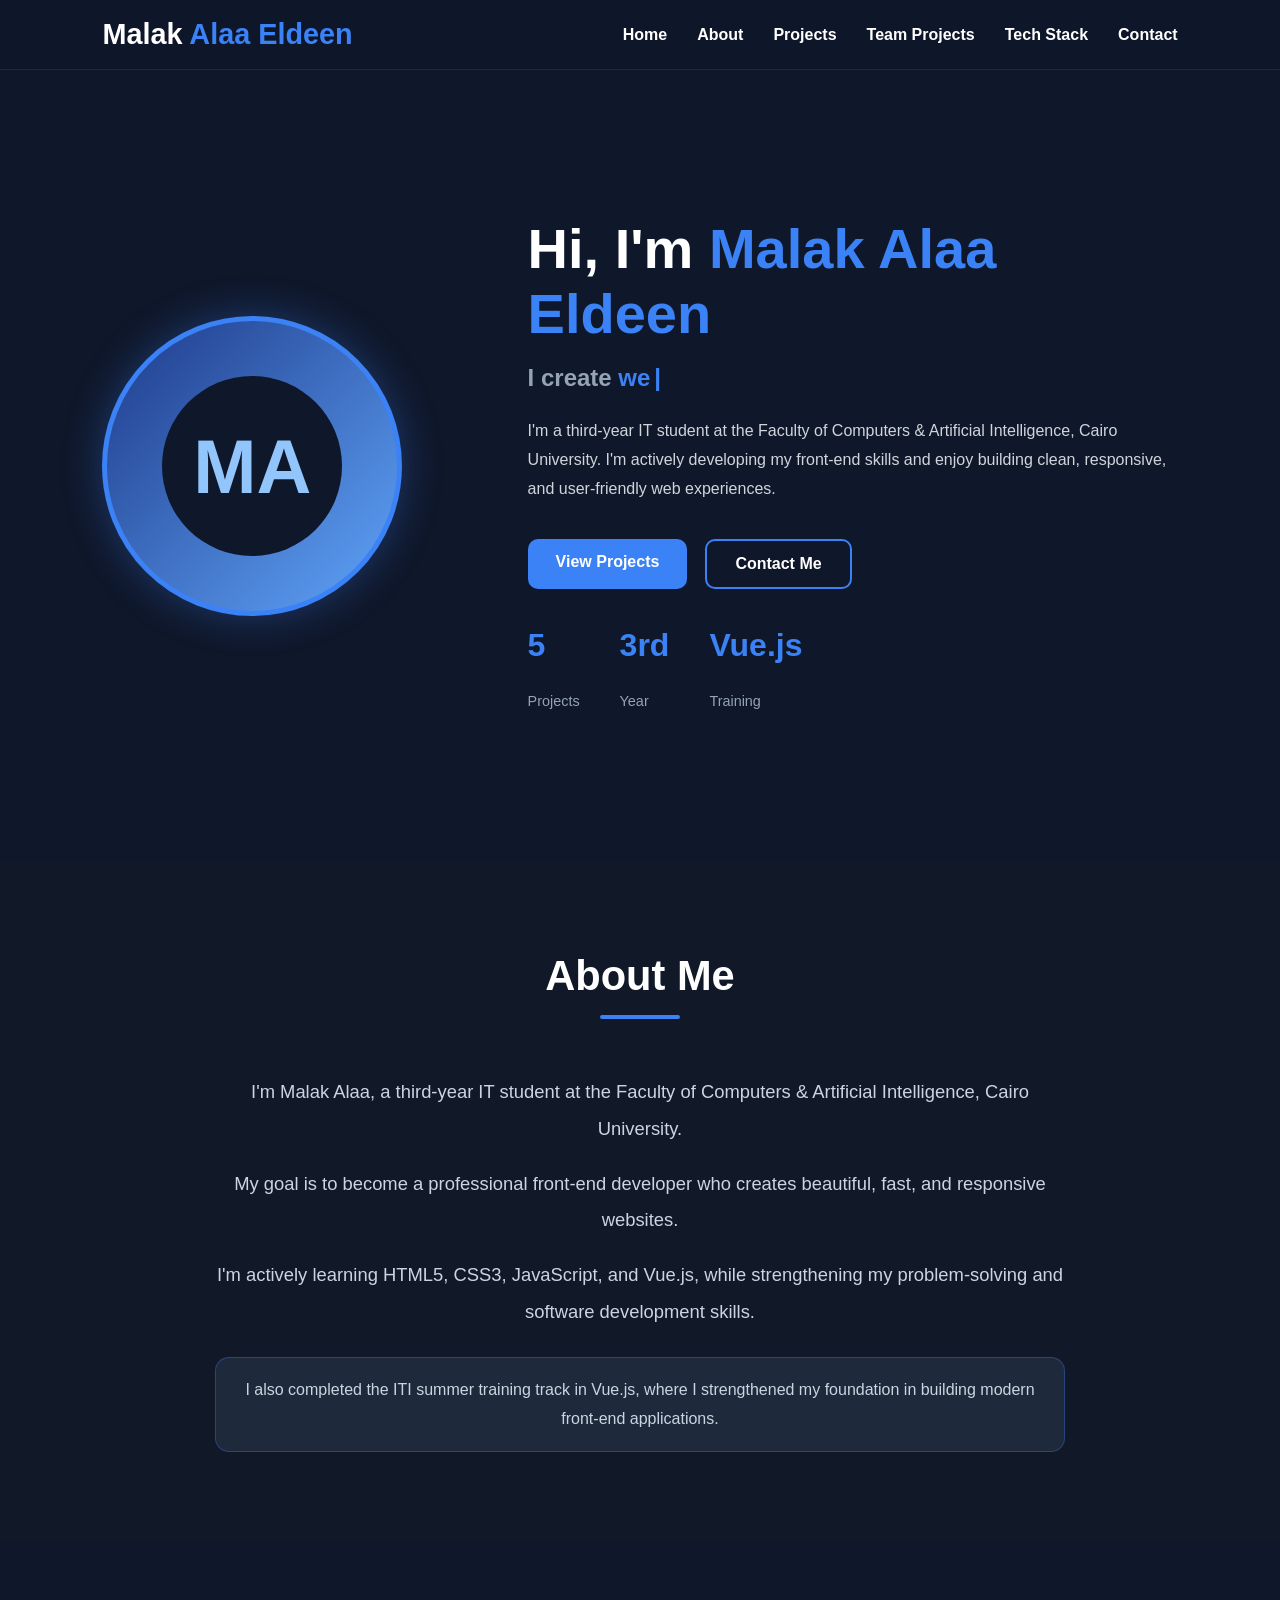
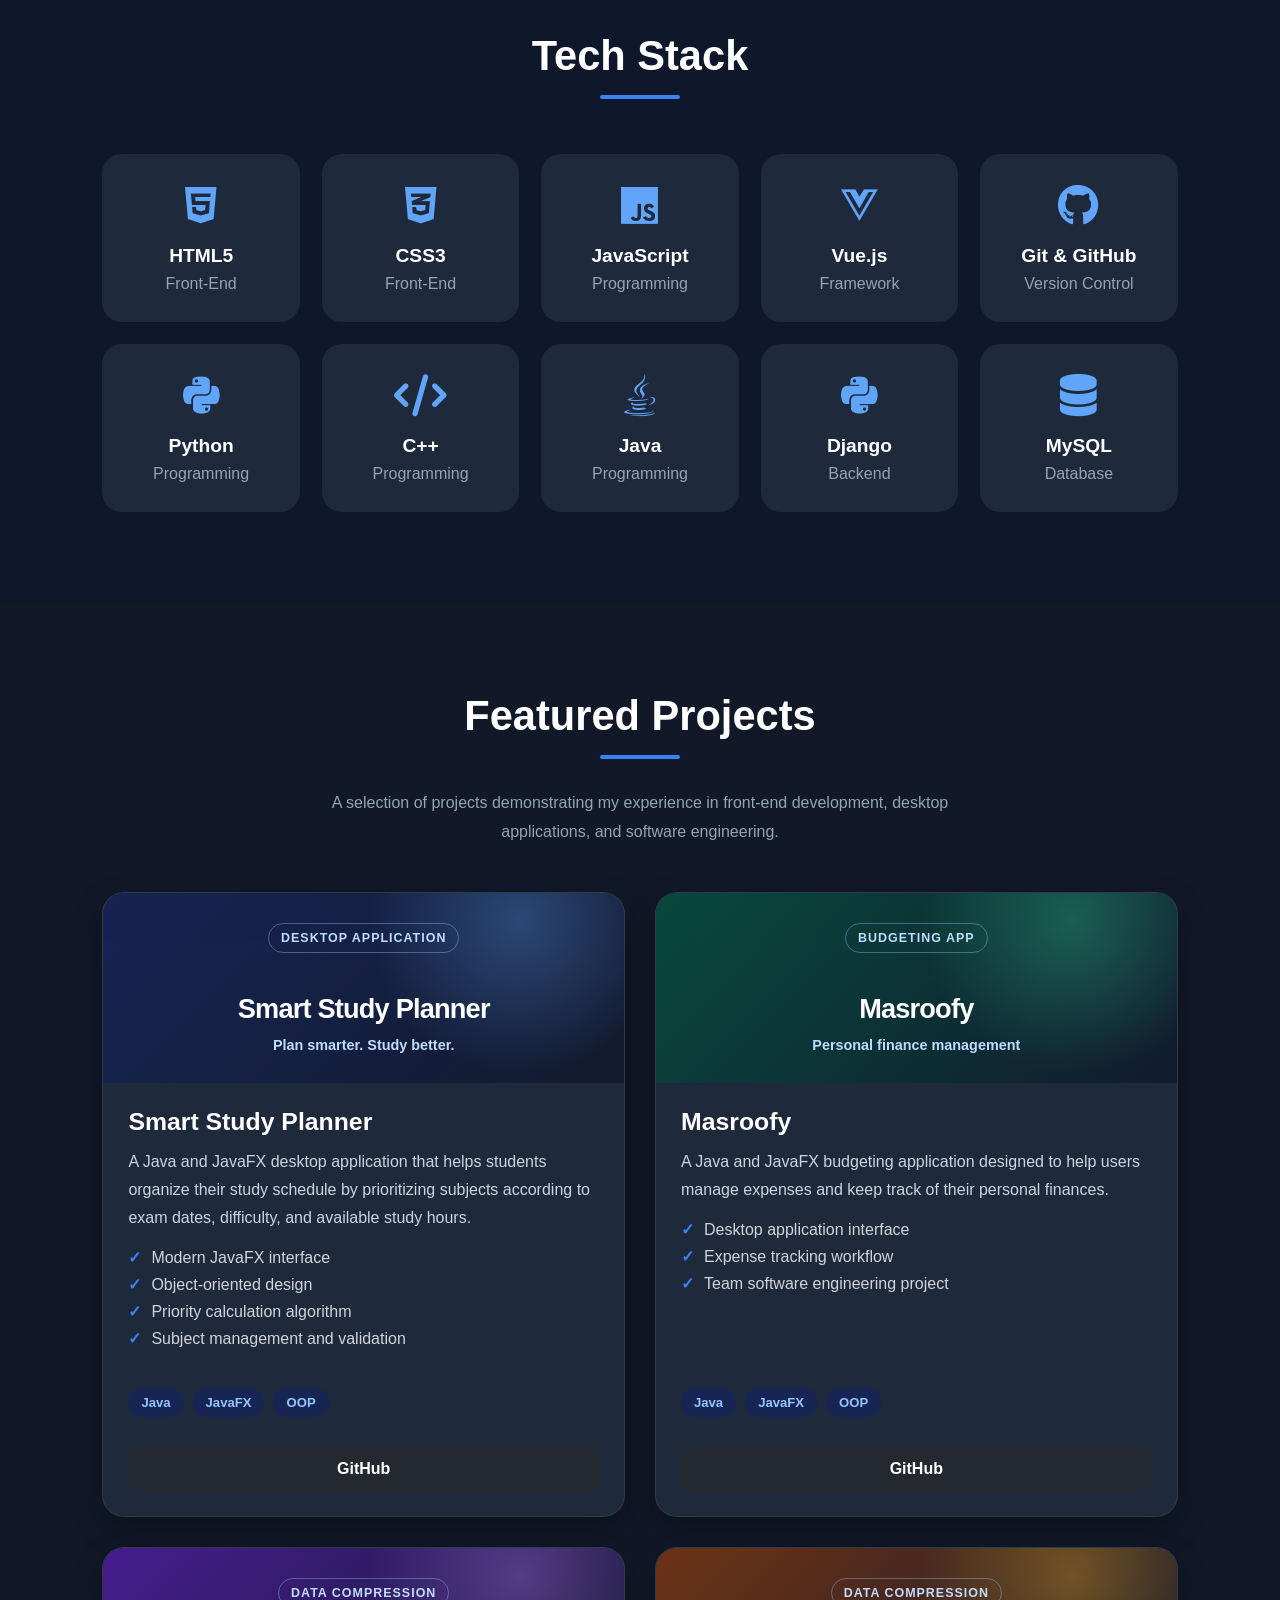
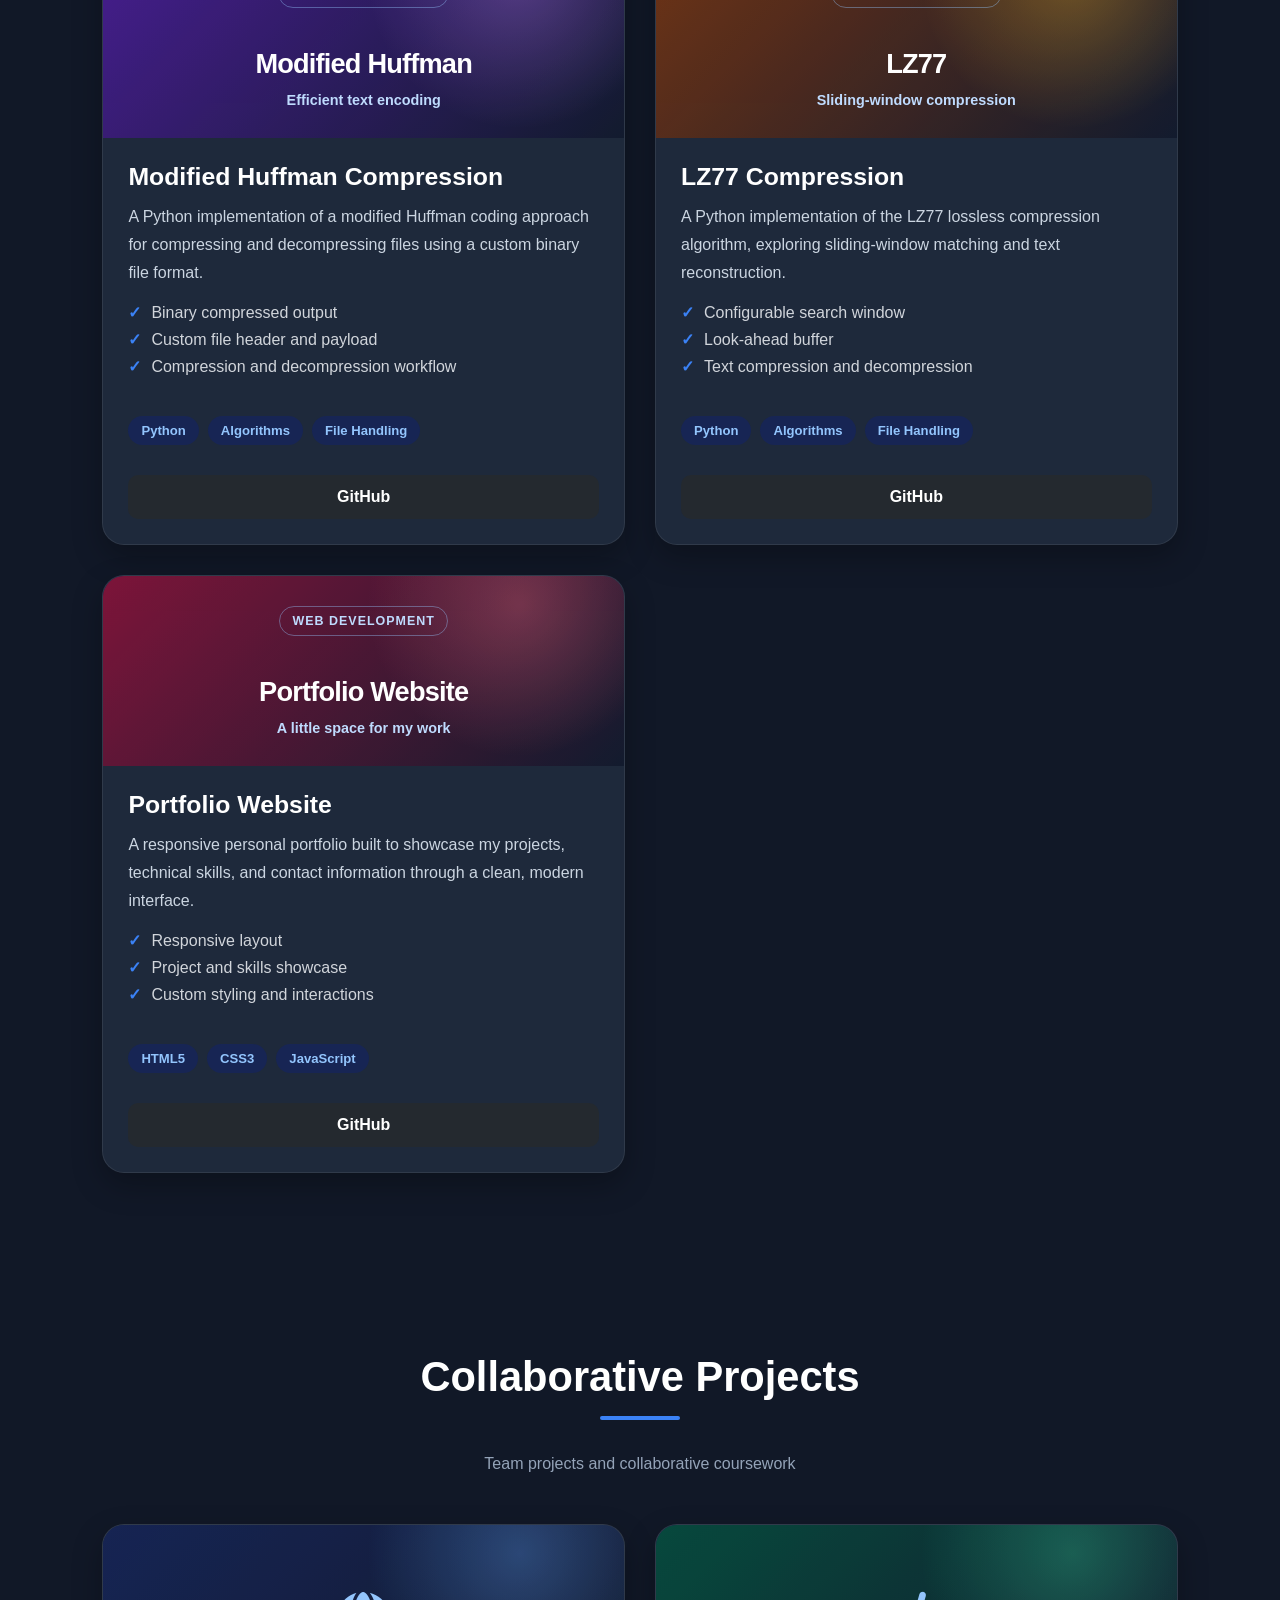
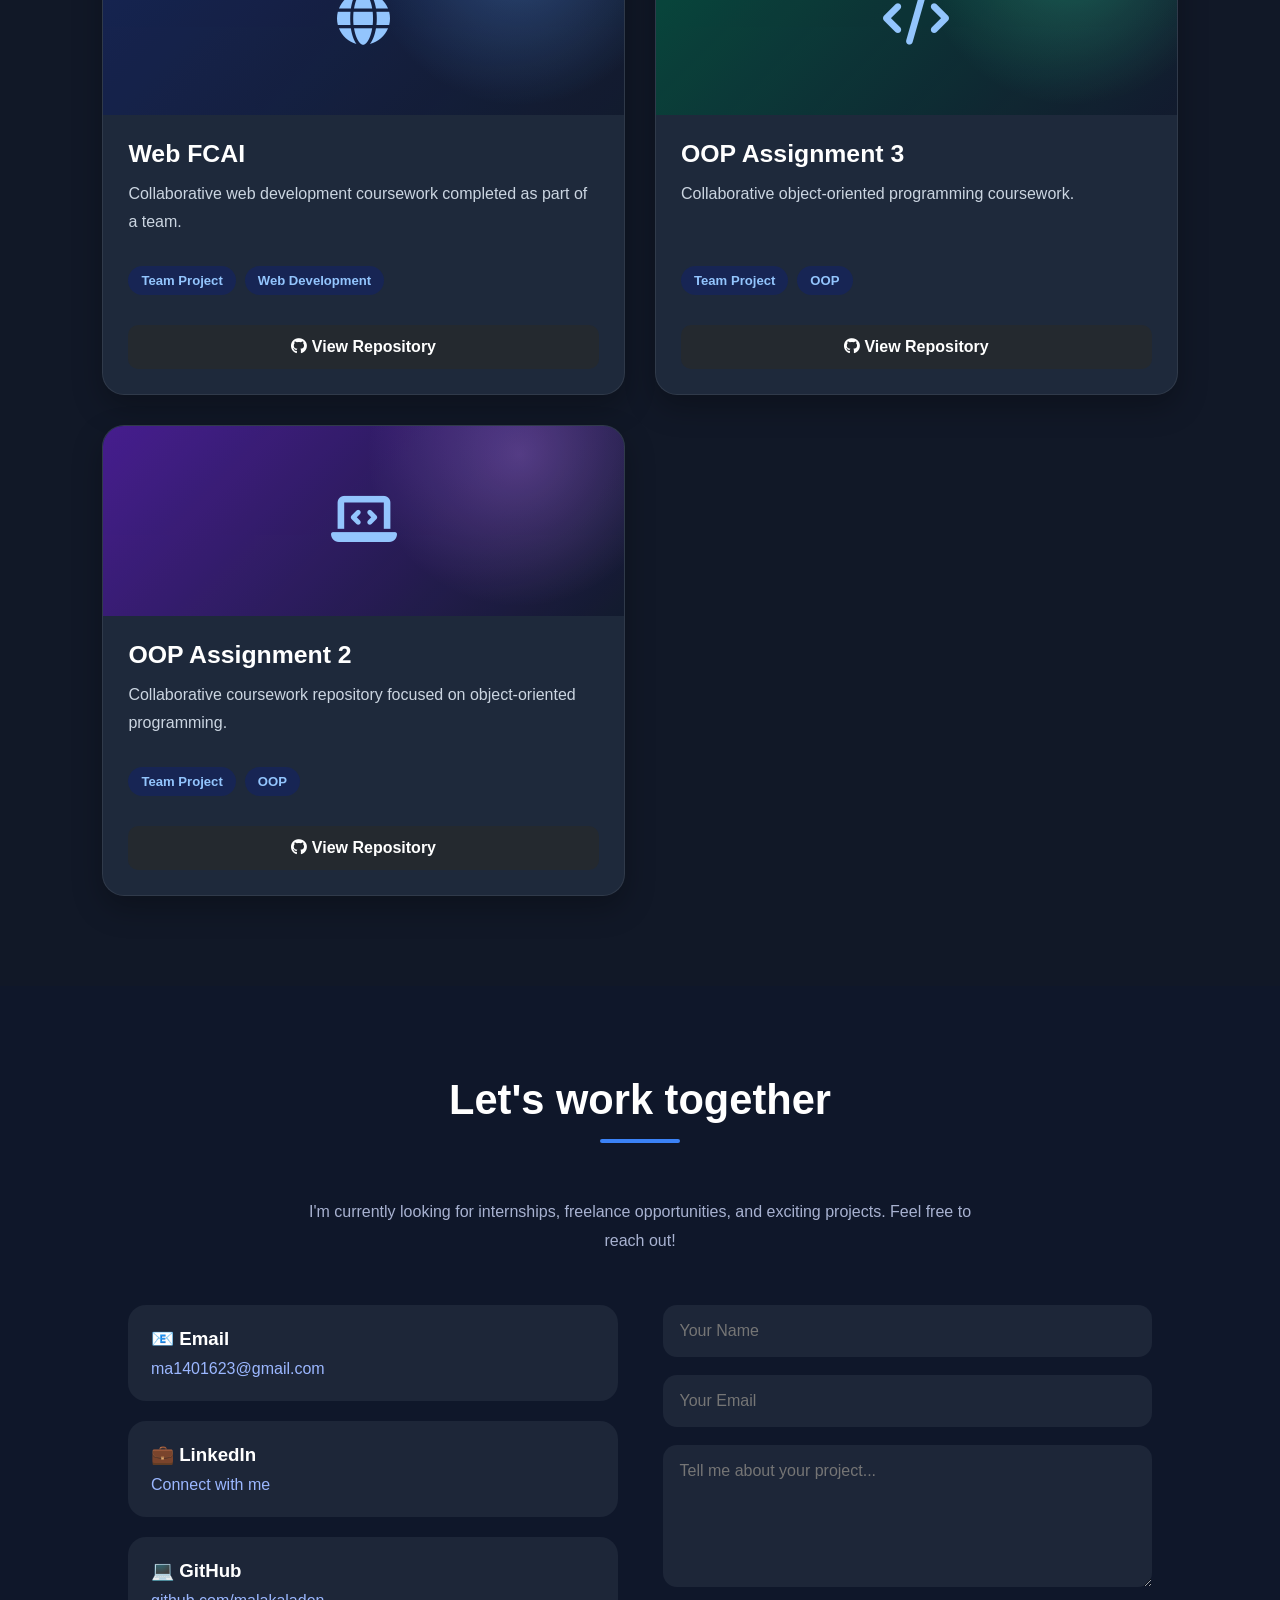
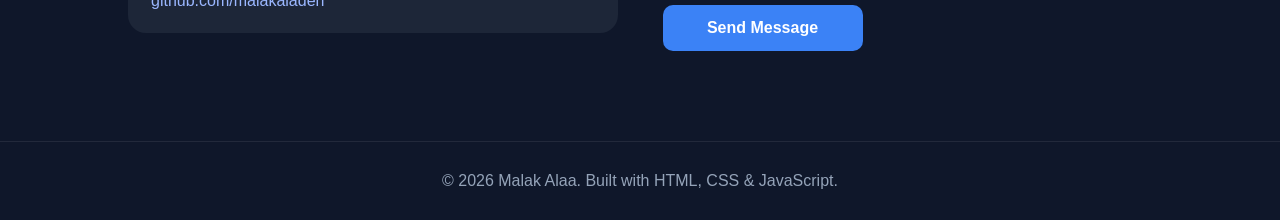
<file: index.html>
<!doctype html>
<html lang="en">
<head>
<meta charset="UTF-8"><meta name="viewport" content="width=device-width, initial-scale=1.0">
<title>Malak Alaa Eldeen | Front-End Developer</title>
<link
    rel="stylesheet"
    href="https://cdnjs.cloudflare.com/ajax/libs/font-awesome/6.5.2/css/all.min.css"
>
<style>
html{scroll-behavior:smooth}*{margin:0;padding:0;box-sizing:border-box;font-family:Arial,Helvetica,sans-serif}body{background:#0F172A;color:white}nav{position:sticky;top:0;z-index:10;display:flex;justify-content:space-between;align-items:center;padding:18px 8%;background:rgba(15,23,42,.94);backdrop-filter:blur(14px);border-bottom:1px solid rgba(255,255,255,.08)}nav ul{display:flex;gap:30px;list-style:none}nav a{color:white;text-decoration:none;font-weight:600;transition:.3s}nav a:hover{color:#3B82F6}.logo{font-size:1.8rem}.logo span,.hero h1 span{color:#3B82F6}.hero{min-height:88vh;display:flex;align-items:center;justify-content:center;padding:80px 8%}.hero-content{display:flex;justify-content:space-between;align-items:center;width:100%;max-width:1200px;gap:70px}.hero-image{width:300px;height:300px;flex:0 0 300px;border-radius:50%;display:grid;place-items:center;background:linear-gradient(135deg,#1e3a8a,#60a5fa);box-shadow:0 0 40px #3b82f655;border:5px solid #3B82F6}.avatar{width:180px;height:180px;border-radius:50%;display:grid;place-items:center;background:#0f172a;color:#93c5fd;font-size:76px;font-weight:bold}.hero-text{flex:1;max-width:650px}.hero h1{font-size:3.5rem;line-height:1.15;margin-bottom:18px}.hero h2{color:#94A3B8;margin-bottom:20px;font-size:1.5rem}.typing{color:#3B82F6;font-weight:700;display:inline-block;min-width:280px}.typing::after{content:"|";display:inline-block;margin-left:4px;animation:typing-cursor-blink .75s steps(1) infinite}@keyframes typing-cursor-blink{50%{opacity:0}}.hero-text p{margin-top:25px;line-height:1.8;color:#d1d5db}.buttons{margin-top:35px;display:flex;gap:18px;flex-wrap:wrap}.btn{display:inline-block;background:#3B82F6;color:white;padding:14px 28px;border-radius:10px;text-decoration:none;font-weight:600;transition:.3s}.btn:hover{background:#2563EB;transform:translateY(-4px)}.btn-outline{background:transparent;border:2px solid #3B82F6}.hero-stats{display:flex;gap:40px;margin-top:38px}.stat h3{color:#3B82F6;font-size:2rem;margin-bottom:5px}.stat p{color:#94A3B8;font-size:.9rem}.container{max-width:1200px;margin:auto}.about,.projects{padding:90px 8%;background:#111827}.skills{padding:90px 8%;background:#0f172a}.section-title{text-align:center;font-size:2.6rem;color:white;margin-bottom:55px}.section-title:after{content:"";width:80px;height:4px;background:#3B82F6;display:block;margin:15px auto 0;border-radius:10px}.about-text{max-width:850px;margin:auto}.about-text p{font-size:1.15rem;line-height:2;color:#cbd5e1;margin-bottom:18px;text-align:center}.skills-grid{display:grid;grid-template-columns:repeat(auto-fit,minmax(180px,1fr));gap:22px;margin-top:45px}.skill-card{background:#1e293b;padding:28px 20px;border-radius:20px;text-align:center;transition:.35s;border:1px solid transparent}.skill-card:hover{border-color:#3B82F6;transform:translateY(-9px);box-shadow:0 15px 35px #3b82f64d}.skill-icon{font-size:42px;color:#60a5fa;margin-bottom:14px}.skill-card h3{font-size:1.2rem;margin-bottom:8px}.skill-card p{color:#94A3B8}.section-subtitle{max-width:700px;margin:-25px auto 45px;text-align:center;color:#94a3b8;line-height:1.8}.projects-grid{display:grid;grid-template-columns:repeat(auto-fit,minmax(340px,1fr));gap:30px;margin-top:40px}.project-card{background:#1e293b;border-radius:22px;overflow:hidden;display:flex;flex-direction:column;transition:.35s;border:1px solid rgba(255,255,255,.08);box-shadow:0 12px 30px #0004}.project-card:hover{transform:translateY(-9px);border-color:#3B82F6;box-shadow:0 20px 45px #3b82f633}.project-image{height:185px;display:grid;place-items:center;background:linear-gradient(135deg,#172554,#334155);color:#93c5fd;font-size:3.3rem;font-weight:bold}.project-info{padding:25px;flex:1}.project-info h3{font-size:1.55rem;margin-bottom:12px}.project-info p{color:#cbd5e1;line-height:1.75;margin-bottom:16px}.project-features{list-style:none;margin-bottom:18px}.project-features li{margin-bottom:8px;color:#d1d5db}.project-features li:before{content:"✓";color:#3B82F6;font-weight:bold;margin-right:10px}.tech-tags{display:flex;flex-wrap:wrap;gap:9px;margin:18px 0 5px}.tech-tags span{background:#172554;color:#93c5fd;padding:7px 13px;border-radius:999px;font-size:.82rem;font-weight:600}.project-buttons{display:flex;padding:0 25px 25px}.project-btn{flex:1;text-align:center;padding:13px;border-radius:10px;color:white;text-decoration:none;font-weight:600;background:#24292f;transition:.3s}.project-btn:hover{background:#111827}.contact{padding:90px 10%}.contact-text{text-align:center;max-width:700px;margin:20px auto 50px;color:#a8b2d1;line-height:1.8}.contact-container{display:grid;grid-template-columns:1fr 1fr;gap:45px}.contact-info{display:flex;flex-direction:column;gap:20px}.contact-card{background:#1d2638;padding:23px;border-radius:18px}.contact-card h3{margin-bottom:10px}.contact-card a{color:#9bb7ff;text-decoration:none}.contact-form{display:flex;flex-direction:column;gap:18px}.contact-form input,.contact-form textarea{background:#1d2638;border:0;border-radius:14px;padding:17px;color:white;font-size:16px}.contact-form button{border:0;cursor:pointer;font-size:16px;width:200px}footer{text-align:center;padding:30px;color:#94A3B8;border-top:1px solid rgba(255,255,255,.08)}
@media(max-width:850px){nav{align-items:flex-start;gap:15px;flex-direction:column}nav ul{gap:16px;flex-wrap:wrap}.hero{padding:65px 7%}.hero-content{flex-direction:column;text-align:center}.hero-image{width:220px;height:220px;flex-basis:220px}.avatar{width:135px;height:135px;font-size:56px}.hero h1{font-size:2.5rem}.buttons,.hero-stats{justify-content:center}.contact-container{grid-template-columns:1fr}.projects-grid{grid-template-columns:1fr}}
</style>
<style>
.project-image{position:relative;overflow:hidden;text-align:left;padding:28px;isolation:isolate;min-height:190px}
.project-image:before{content:"";position:absolute;inset:0;z-index:-1;opacity:.9;background:radial-gradient(circle at 80% 15%,#60a5fa55,transparent 34%),linear-gradient(135deg,#172554,#0f172a)}
.project-image .art-label{display:inline-block;padding:7px 12px;border:1px solid #93c5fd66;border-radius:999px;color:#bfdbfe;font-size:.78rem;letter-spacing:.08em;text-transform:uppercase}
.project-image strong{display:block;margin-top:35px;font-size:1.7rem;letter-spacing:-.03em;color:#fff}
.project-image small{display:block;margin-top:7px;color:#bfdbfe;font-size:.9rem}
.project-card:nth-child(2) .project-image:before{background:radial-gradient(circle at 80% 15%,#34d39955,transparent 34%),linear-gradient(135deg,#064e3b,#0f172a)}
.project-card:nth-child(3) .project-image:before{background:radial-gradient(circle at 80% 15%,#c084fc55,transparent 34%),linear-gradient(135deg,#4c1d95,#0f172a)}
.project-card:nth-child(4) .project-image:before{background:radial-gradient(circle at 80% 15%,#fbbf2455,transparent 34%),linear-gradient(135deg,#78350f,#0f172a)}
.project-card:nth-child(5) .project-image:before{background:radial-gradient(circle at 80% 15%,#fb718555,transparent 34%),linear-gradient(135deg,#881337,#0f172a)}
.project-card{min-height:100%}.project-info{display:flex;flex-direction:column}.project-info .tech-tags{margin-top:auto;padding-top:14px}
.about-note{margin:26px auto 0;max-width:850px;padding:18px 22px;border:1px solid #3b82f655;border-radius:14px;background:#1e293b;color:#cbd5e1;line-height:1.8;text-align:center}
@media(max-width:600px){.project-image{min-height:165px}.project-image strong{font-size:1.45rem}.project-info{padding:21px}}
</style>
</head>
<body>
<header><nav><h2 class="logo">Malak <span>Alaa Eldeen</span></h2><ul><li><a href="#home">Home</a></li><li><a href="#about">About</a></li><li><a href="#projects">Projects</a></li><li><a href="#team-projects">Team Projects</a></li><li><a href="#skills">Tech Stack</a></li><li><a href="#contact">Contact</a></li></ul></nav></header>
<section id="home" class="hero"><div class="hero-content"><div class="hero-image"><div class="avatar">MA</div></div><div class="hero-text"><h1>Hi, I'm <span>Malak Alaa Eldeen</span></h1><h2>I create <span class="typing" id="typing-text">web experiences.</span></h2><p>I'm a third-year IT student at the Faculty of Computers & Artificial Intelligence, Cairo University. I'm actively developing my front-end skills and enjoy building clean, responsive, and user-friendly web experiences.</p><div class="buttons"><a href="#projects" class="btn">View Projects</a><a href="#contact" class="btn btn-outline">Contact Me</a></div><div class="hero-stats"><div class="stat"><h3>5</h3><p>Projects</p></div><div class="stat"><h3>3rd</h3><p>Year</p></div><div class="stat"><h3>Vue.js</h3><p>Training</p></div></div></div></div></section>
<section id="about" class="about"><div class="container"><h2 class="section-title">About Me</h2><div class="about-text"><p>I'm Malak Alaa, a third-year IT student at the Faculty of Computers & Artificial Intelligence, Cairo University.</p><p>My goal is to become a professional front-end developer who creates beautiful, fast, and responsive websites.</p><p>I'm actively learning HTML5, CSS3, JavaScript, and Vue.js, while strengthening my problem-solving and software development skills.</p></div><div class="about-note">I also completed the ITI summer training track in Vue.js, where I strengthened my foundation in building modern front-end applications.</div></div></section>
<section id="skills" class="skills"><div class="container"><h2 class="section-title">Tech Stack</h2><div class="skills-grid">

    <div class="skill-card">
        <div class="skill-icon html-icon">
            <i class="fa-brands fa-html5"></i>
        </div>
        <h3>HTML5</h3>
        <p>Front-End</p>
    </div>

    <div class="skill-card">
        <div class="skill-icon css-icon">
            <i class="fa-brands fa-css3-alt"></i>
        </div>
        <h3>CSS3</h3>
        <p>Front-End</p>
    </div>

    <div class="skill-card">
        <div class="skill-icon js-icon">
            <i class="fa-brands fa-js"></i>
        </div>
        <h3>JavaScript</h3>
        <p>Programming</p>
    </div>

    <div class="skill-card">
        <div class="skill-icon vue-icon">
            <i class="fa-brands fa-vuejs"></i>
        </div>
        <h3>Vue.js</h3>
        <p>Framework</p>
    </div>

    <div class="skill-card">
        <div class="skill-icon git-icon">
            <i class="fa-brands fa-github"></i>
        </div>
        <h3>Git & GitHub</h3>
        <p>Version Control</p>
    </div>

    <div class="skill-card">
        <div class="skill-icon python-icon">
            <i class="fa-brands fa-python"></i>
        </div>
        <h3>Python</h3>
        <p>Programming</p>
    </div>

    <div class="skill-card">
        <div class="skill-icon cpp-icon">
            <i class="fa-solid fa-code"></i>
        </div>
        <h3>C++</h3>
        <p>Programming</p>
    </div>

    <div class="skill-card">
        <div class="skill-icon java-icon">
            <i class="fa-brands fa-java"></i>
        </div>
        <h3>Java</h3>
        <p>Programming</p>
    </div>

    <div class="skill-card">
        <div class="skill-icon django-icon">
            <i class="fa-brands fa-python"></i>
        </div>
        <h3>Django</h3>
        <p>Backend</p>
    </div>

    <div class="skill-card">
        <div class="skill-icon sql-icon">
            <i class="fa-solid fa-database"></i>
        </div>
        <h3>MySQL</h3>
        <p>Database</p>
    </div>

</div></div></section>
<section id="projects" class="projects"><div class="container"><h2 class="section-title">Featured Projects</h2><p class="section-subtitle">A selection of projects demonstrating my experience in front-end development, desktop applications, and software engineering.</p><div class="projects-grid">
<div class="project-card"><div class="project-image"><span class="art-label">Desktop application</span><strong>Smart Study Planner</strong><small>Plan smarter. Study better.</small></div><div class="project-info"><h3>Smart Study Planner</h3><p>A Java and JavaFX desktop application that helps students organize their study schedule by prioritizing subjects according to exam dates, difficulty, and available study hours.</p><ul class="project-features"><li>Modern JavaFX interface</li><li>Object-oriented design</li><li>Priority calculation algorithm</li><li>Subject management and validation</li></ul><div class="tech-tags"><span>Java</span><span>JavaFX</span><span>OOP</span></div></div><div class="project-buttons"><a class="project-btn" href="https://github.com/malakaladen/Study-planner" target="_blank" rel="noopener noreferrer">GitHub</a></div></div>
<div class="project-card"><div class="project-image"><span class="art-label">Budgeting app</span><strong>Masroofy</strong><small>Personal finance management</small></div><div class="project-info"><h3>Masroofy</h3><p>A Java and JavaFX budgeting application designed to help users manage expenses and keep track of their personal finances.</p><ul class="project-features"><li>Desktop application interface</li><li>Expense tracking workflow</li><li>Team software engineering project</li></ul><div class="tech-tags"><span>Java</span><span>JavaFX</span><span>OOP</span></div></div><div class="project-buttons"><a class="project-btn" href="https://github.com/ROMA-129/Masroofy" target="_blank" rel="noopener noreferrer">GitHub</a></div></div>
<div class="project-card"><div class="project-image"><span class="art-label">Data compression</span><strong>Modified Huffman</strong><small>Efficient text encoding</small></div><div class="project-info"><h3>Modified Huffman Compression</h3><p>A Python implementation of a modified Huffman coding approach for compressing and decompressing files using a custom binary file format.</p><ul class="project-features"><li>Binary compressed output</li><li>Custom file header and payload</li><li>Compression and decompression workflow</li></ul><div class="tech-tags"><span>Python</span><span>Algorithms</span><span>File Handling</span></div></div><div class="project-buttons"><a class="project-btn" href="https://github.com/malakaladen/ModifiedHuffman" target="_blank" rel="noopener noreferrer">GitHub</a></div></div>
<div class="project-card"><div class="project-image"><span class="art-label">Data compression</span><strong>LZ77</strong><small>Sliding-window compression</small></div><div class="project-info"><h3>LZ77 Compression</h3><p>A Python implementation of the LZ77 lossless compression algorithm, exploring sliding-window matching and text reconstruction.</p><ul class="project-features"><li>Configurable search window</li><li>Look-ahead buffer</li><li>Text compression and decompression</li></ul><div class="tech-tags"><span>Python</span><span>Algorithms</span><span>File Handling</span></div></div><div class="project-buttons"><a class="project-btn" href="https://github.com/malakaladen/Lz-77_Implementaion" target="_blank" rel="noopener noreferrer">GitHub</a></div></div>
<div class="project-card"><div class="project-image"><span class="art-label">Web development</span><strong>Portfolio Website</strong><small>A little space for my work</small></div><div class="project-info"><h3>Portfolio Website</h3><p>A responsive personal portfolio built to showcase my projects, technical skills, and contact information through a clean, modern interface.</p><ul class="project-features"><li>Responsive layout</li><li>Project and skills showcase</li><li>Custom styling and interactions</li></ul><div class="tech-tags"><span>HTML5</span><span>CSS3</span><span>JavaScript</span></div></div><div class="project-buttons"><a class="project-btn" href="https://github.com/malakaladen/portfolio_website" target="_blank" rel="noopener noreferrer">GitHub</a></div></div>
</div></div></section>
<!-- Collaborative Projects -->
<section id="team-projects" class="projects">

    <div class="container">

        <h2 class="section-title">Collaborative Projects</h2>

        <p class="section-subtitle">
            Team projects and collaborative coursework
        </p>

        <div class="projects-grid">

            <!-- Web FCAI -->
            <div class="project-card">

                <div class="project-image">
                    <i class="fa-solid fa-globe"></i>
                </div>

                <div class="project-info">

                    <h3>Web FCAI</h3>

                    <p>
                        Collaborative web development coursework
                        completed as part of a team.
                    </p>

                    <div class="tech-tags">
                        <span>Team Project</span>
                        <span>Web Development</span>
                    </div>

                </div>

                <div class="project-buttons">
                    <a class="project-btn"
                       href="https://github.com/MohamedRamy2006/Web-FCAI"
                       target="_blank"
                       rel="noopener noreferrer">
                        <i class="fa-brands fa-github"></i> View Repository
                    </a>
                </div>

            </div>

            <!-- OOP Assignment 3 -->
            <div class="project-card">

                <div class="project-image">
                    <i class="fa-solid fa-code"></i>
                </div>

                <div class="project-info">

                    <h3>OOP Assignment 3</h3>

                    <p>
                        Collaborative object-oriented programming
                        coursework.
                    </p>

                    <div class="tech-tags">
                        <span>Team Project</span>
                        <span>OOP</span>
                    </div>

                </div>

                <div class="project-buttons">
                    <a class="project-btn"
                       href="https://github.com/bavly00programmer/OOP_Assignment3"
                       target="_blank"
                       rel="noopener noreferrer">
                        <i class="fa-brands fa-github"></i> View Repository
                    </a>
                </div>

            </div>

            <!-- OOP Assignment 2 -->
            <div class="project-card">

                <div class="project-image">
                    <i class="fa-solid fa-laptop-code"></i>
                </div>

                <div class="project-info">

                    <h3>OOP Assignment 2</h3>

                    <p>
                        Collaborative coursework repository
                        focused on object-oriented programming.
                    </p>

                    <div class="tech-tags">
                        <span>Team Project</span>
                        <span>OOP</span>
                    </div>

                </div>

                <div class="project-buttons">
                    <a class="project-btn"
                       href="https://github.com/ahmedadelsayah/A2_OOP"
                       target="_blank"
                       rel="noopener noreferrer">
                        <i class="fa-brands fa-github"></i> View Repository
                    </a>
                </div>

            </div>

        </div>
    </div>

</section><section id="contact" class="contact"><h2 class="section-title">Let's work together</h2><p class="contact-text">I'm currently looking for internships, freelance opportunities, and exciting projects. Feel free to reach out!</p><div class="contact-container"><div class="contact-info"><div class="contact-card"><h3>📧 Email</h3><a href="mailto:ma1401623@gmail.com">ma1401623@gmail.com</a></div><div class="contact-card"><h3>💼 LinkedIn</h3><a href="https://www.linkedin.com/in/malak-alaa-806b21341/" target="_blank">Connect with me</a></div><div class="contact-card"><h3>💻 GitHub</h3><a href="https://github.com/malakaladen" target="_blank">github.com/malakaladen</a></div></div><form class="contact-form"><input placeholder="Your Name" required><input type="email" placeholder="Your Email" required><textarea placeholder="Tell me about your project..." rows="6" required></textarea><button class="btn" type="button">Send Message</button></form></div></section>
<footer><p>© 2026 Malak Alaa. Built with HTML, CSS & JavaScript.</p></footer>
<script src="js/script.js"></script>
</body></html>
</file>
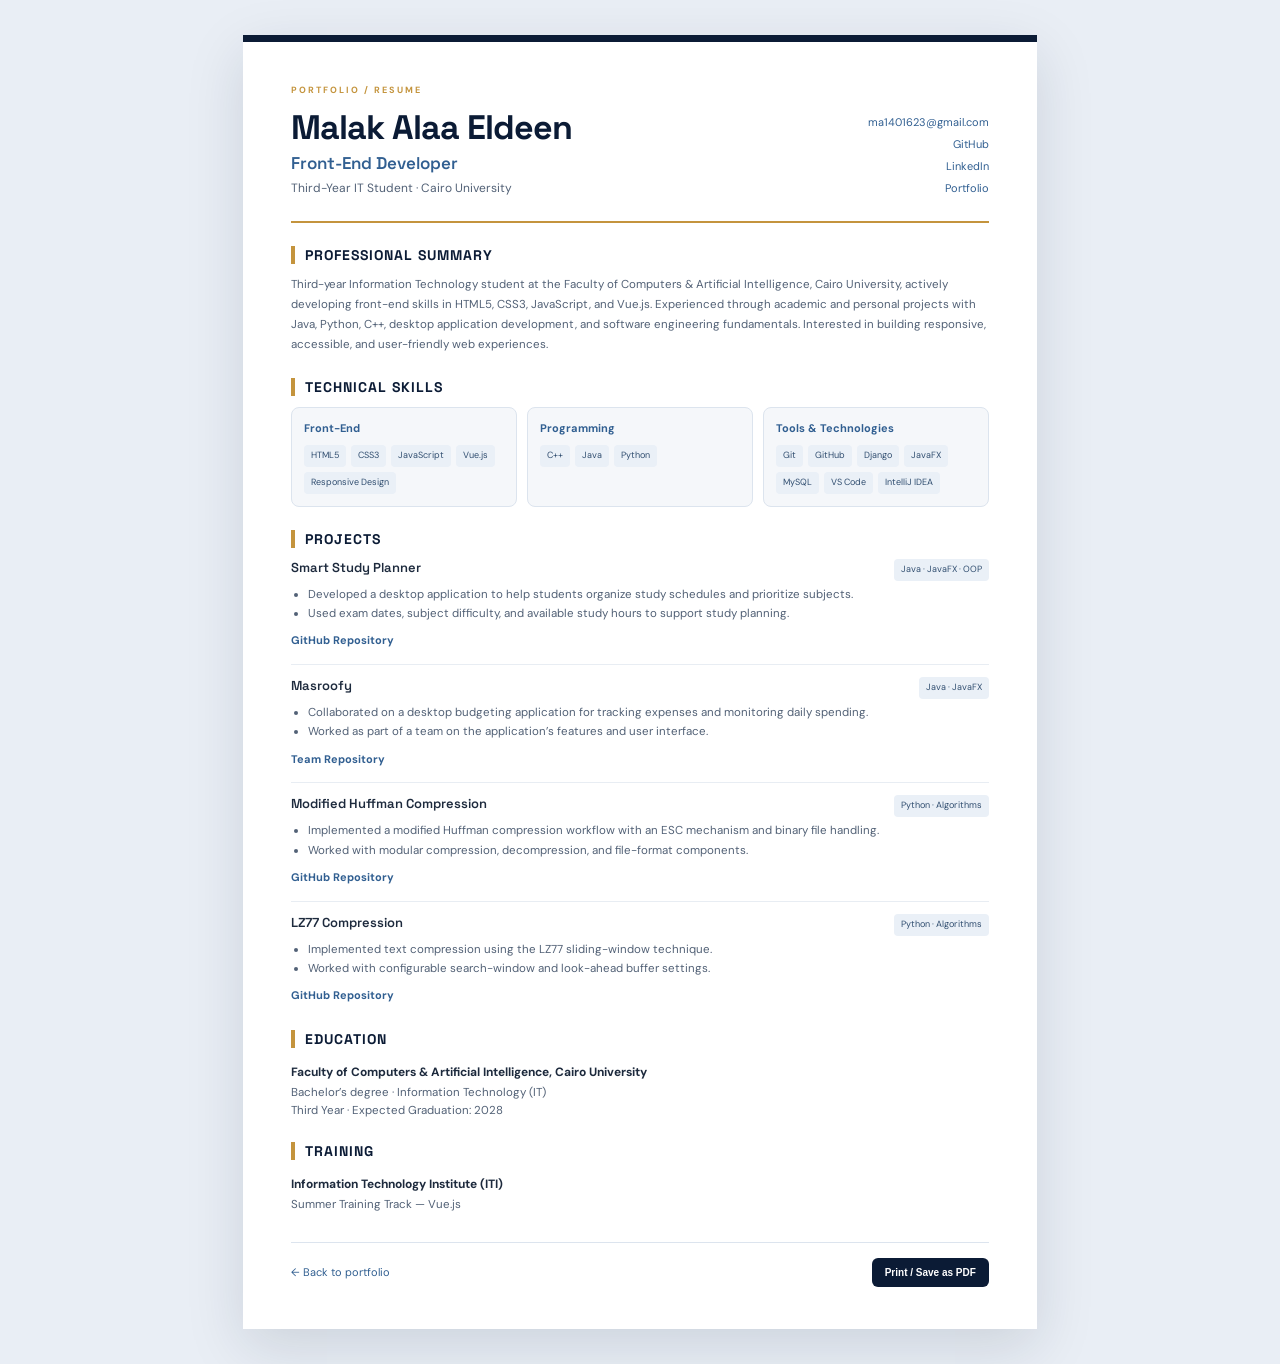
<file: resume.html>
<!doctype html>
<html lang="en">
<head>
  <meta charset="UTF-8" />
  <meta name="viewport" content="width=device-width, initial-scale=1.0" />
  <meta name="description" content="Resume of Malak Alaa Eldeen, third-year IT student and aspiring Front-End Developer." />
  <title>Malak Alaa Eldeen | Resume</title>
  <link rel="preconnect" href="https://fonts.googleapis.com" />
  <link rel="preconnect" href="https://fonts.gstatic.com" crossorigin />
  <link href="https://fonts.googleapis.com/css2?family=DM+Sans:wght@400;500;600;700&family=Space+Grotesk:wght@500;600;700&display=swap" rel="stylesheet" />
  <link rel="stylesheet" href="css/resume.css" />
</head>
<body>
  <main class="resume">
    <header class="resume-header">
      <div><p class="eyebrow">PORTFOLIO / RESUME</p><h1>Malak Alaa Eldeen</h1><h2>Front-End Developer</h2><p class="location">Third-Year IT Student · Cairo University</p></div>
      <div class="contact">
        <a href="mailto:ma1401623@gmail.com">ma1401623@gmail.com</a>
        <a href="https://github.com/malakaladen" target="_blank" rel="noopener noreferrer">GitHub</a>
        <a href="https://www.linkedin.com/in/malak-alaa-806b21341/" target="_blank" rel="noopener noreferrer">LinkedIn</a>
        <a href="index.html">Portfolio</a>
      </div>
    </header>

    <section class="summary"><h3>Professional Summary</h3><p>Third-year Information Technology student at the Faculty of Computers & Artificial Intelligence, Cairo University, actively developing front-end skills in HTML5, CSS3, JavaScript, and Vue.js. Experienced through academic and personal projects with Java, Python, C++, desktop application development, and software engineering fundamentals. Interested in building responsive, accessible, and user-friendly web experiences.</p></section>

    <section><h3>Technical Skills</h3><div class="skills">
      <div class="skill-category"><h4>Front-End</h4><div class="badges"><span>HTML5</span><span>CSS3</span><span>JavaScript</span><span>Vue.js</span><span>Responsive Design</span></div></div>
      <div class="skill-category"><h4>Programming</h4><div class="badges"><span>C++</span><span>Java</span><span>Python</span></div></div>
      <div class="skill-category"><h4>Tools & Technologies</h4><div class="badges"><span>Git</span><span>GitHub</span><span>Django</span><span>JavaFX</span><span>MySQL</span><span>VS Code</span><span>IntelliJ IDEA</span></div></div>
    </div></section>

    <section><h3>Projects</h3>
      <article class="project"><div class="project-heading"><h4>Smart Study Planner</h4><span>Java · JavaFX · OOP</span></div><ul><li>Developed a desktop application to help students organize study schedules and prioritize subjects.</li><li>Used exam dates, subject difficulty, and available study hours to support study planning.</li></ul><a href="https://github.com/malakaladen/Study-planner">GitHub Repository</a></article>
      <article class="project"><div class="project-heading"><h4>Masroofy</h4><span>Java · JavaFX</span></div><ul><li>Collaborated on a desktop budgeting application for tracking expenses and monitoring daily spending.</li><li>Worked as part of a team on the application’s features and user interface.</li></ul><a href="https://github.com/ROMA-129/Masroofy">Team Repository</a></article>
      <article class="project"><div class="project-heading"><h4>Modified Huffman Compression</h4><span>Python · Algorithms</span></div><ul><li>Implemented a modified Huffman compression workflow with an ESC mechanism and binary file handling.</li><li>Worked with modular compression, decompression, and file-format components.</li></ul><a href="https://github.com/malakaladen/ModifiedHuffman">GitHub Repository</a></article>
      <article class="project"><div class="project-heading"><h4>LZ77 Compression</h4><span>Python · Algorithms</span></div><ul><li>Implemented text compression using the LZ77 sliding-window technique.</li><li>Worked with configurable search-window and look-ahead buffer settings.</li></ul><a href="https://github.com/malakaladen/Lz-77_Implementaion">GitHub Repository</a></article>
    </section>

    <section><h3>Education</h3><div class="education"><strong>Faculty of Computers & Artificial Intelligence, Cairo University</strong><p>Bachelor’s degree · Information Technology (IT)</p><p>Third Year · Expected Graduation: 2028</p></div></section>
    <section><h3>Training</h3><div class="education"><strong>Information Technology Institute (ITI)</strong><p>Summer Training Track — Vue.js</p></div></section>
    <footer><a href="index.html">← Back to portfolio</a><button type="button" onclick="window.print()">Print / Save as PDF</button></footer>
  </main>
</body>
</html>
</file>
<file: css/resume.css>
:root{--navy:#0b1b35;--blue:#315f91;--gold:#c4943d;--ink:#1d2a3d;--muted:#526176;--line:#dce4ee}
*{box-sizing:border-box;margin:0;padding:0}
body{font-family:'DM Sans',sans-serif;background:#e9eef5;color:var(--ink);padding:35px 18px;line-height:1.55}
.resume{width:min(210mm,100%);min-height:297mm;margin:auto;background:#fff;padding:42px 48px;box-shadow:0 18px 55px rgba(12,31,57,.13);border-top:7px solid var(--navy)}
.resume-header{display:flex;justify-content:space-between;align-items:flex-end;gap:25px;padding-bottom:23px;border-bottom:2px solid var(--gold)}
.eyebrow{font-size:9px;font-weight:700;letter-spacing:2px;color:var(--gold);margin-bottom:8px}
h1{font:700 34px 'Space Grotesk',sans-serif;letter-spacing:-1px;color:var(--navy)}
.resume-header h2{font:600 17px 'Space Grotesk',sans-serif;color:var(--blue);margin-top:3px}
.location{font-size:12px;color:var(--muted);margin-top:5px}
.contact{display:grid;gap:5px;text-align:right}.contact a,.project a,footer a{font-size:11px;color:var(--blue);text-decoration:none}.contact a:hover,.project a:hover,footer a:hover{text-decoration:underline}
section{margin-top:23px;break-inside:avoid}
section h3{font:700 14px 'Space Grotesk',sans-serif;color:var(--navy);text-transform:uppercase;letter-spacing:1px;border-left:4px solid var(--gold);padding-left:10px;margin-bottom:11px}
p,li{font-size:11.5px}.summary p{color:var(--muted);line-height:1.75}
.skills{display:grid;grid-template-columns:repeat(3,1fr);gap:10px}
.skill-category{background:#f5f7fa;border:1px solid var(--line);border-radius:8px;padding:12px}
.skill-category h4{font-size:11px;color:var(--blue);margin-bottom:8px}
.badges{display:flex;flex-wrap:wrap;gap:5px}.badges span,.project-heading span{font-size:9px;background:#eaf0f7;color:#314e70;padding:4px 7px;border-radius:4px}
.project{padding:0 0 12px;margin-bottom:12px;border-bottom:1px solid #e8edf3}.project:last-child{border:0;margin-bottom:0;padding-bottom:0}
.project-heading{display:flex;align-items:baseline;justify-content:space-between;gap:12px}.project h4{font:600 13px 'Space Grotesk',sans-serif;color:var(--ink)}.project-heading span{white-space:nowrap}
.project ul{padding-left:17px;margin:5px 0;color:var(--muted)}.project li{margin:2px 0;line-height:1.5}.project a{font-weight:700}
.education strong{font-size:12px}.education p{color:var(--muted)}
footer{display:flex;justify-content:space-between;align-items:center;margin-top:28px;padding-top:15px;border-top:1px solid var(--line)}
footer button{background:var(--navy);border:0;color:white;border-radius:6px;padding:9px 13px;font-size:10px;font-weight:700;cursor:pointer}
@media(max-width:650px){body{padding:0}.resume{padding:28px 22px;border-top-width:5px}.resume-header{display:block}.contact{text-align:left;display:flex;flex-wrap:wrap;gap:10px 15px;margin-top:14px}.skills{grid-template-columns:1fr}.project-heading{align-items:flex-start;flex-direction:column;gap:4px}h1{font-size:29px}}
@media print{body{padding:0;background:#fff}.resume{width:100%;min-height:0;box-shadow:none;border-top:5px solid var(--navy);padding:25px 32px}footer button{display:none}a{color:inherit!important}}
</file>
